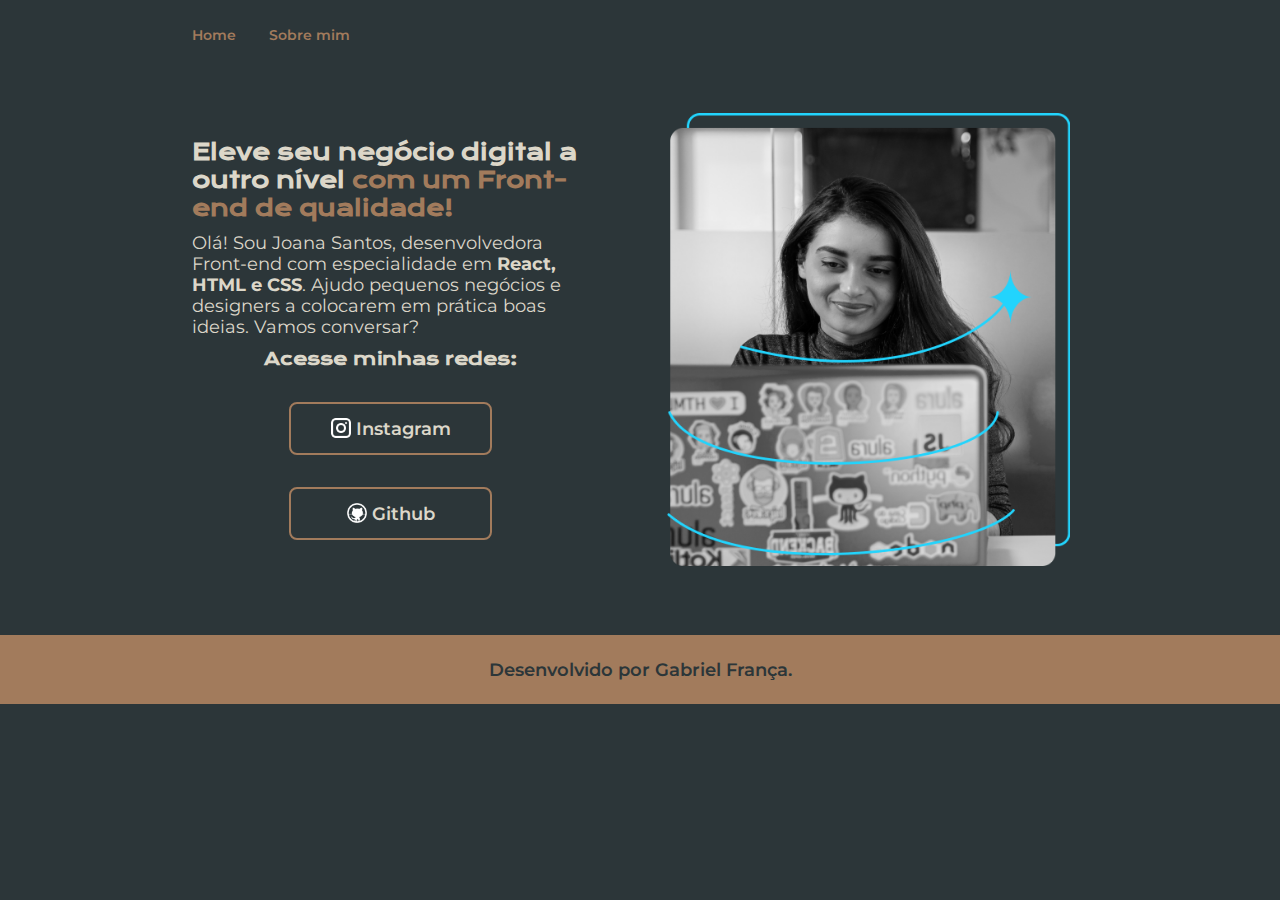
<file: index.html>
<!DOCTYPE html>
<html lang="pt-br">
<head>
    <link rel="stylesheet" href="./styles/style.css">
    <meta charset="UTF-8">
    <meta http-equiv="X-UA-Compatible" content="IE=edge">
    <meta name="viewport" content="width=device-width, initial-scale=1.0">
    <title>Portifolio</title>
</head>
<body>
    <header class="cabecalho">
        <nav class="cabecalho__menu">
            <a class="menu__link" href="index.html">Home</a>
            <a class="menu__link" href="about.html">Sobre mim</a>
        </nav>
    </header>
    <main class="apresentacao">
        <section class="apresentacao__conteudo">
            <h1>Eleve seu negócio digital a outro nível <strong class="titulo-destaque">com um Front-end de qualidade!</strong></h1>
            <p>Olá! Sou Joana Santos, desenvolvedora Front-end com especialidade em <strong>React, HTML e CSS</strong>. Ajudo 
                pequenos negócios e designers a colocarem em prática boas ideias. Vamos conversar?</p>
            <div class="buttons">
                <h2 class="apresentacao__links__subtitulo">Acesse minhas redes:</h2>
                <a class="buttons__link" href="https://instagram.com/saveasgabriel">
                    <img src="./assets/instagram.png" height ="20" width="20" />
                    Instagram
                </a>
                <a class="buttons__link" href="https://github.com/saveasgabriel">
                    <img src="./assets/github.png" height ="20" width="20" />
                    Github
                </a>
            </div>
        </section>
        <img class="apresentacao__capa" src="./assets/programadora.png" alt="Imagem aletória de pessoa programando">
    </main>
    <footer class="rodape">
        <p>Desenvolvido por Gabriel França.</p>
    </footer>
</body>
</html>
</file>
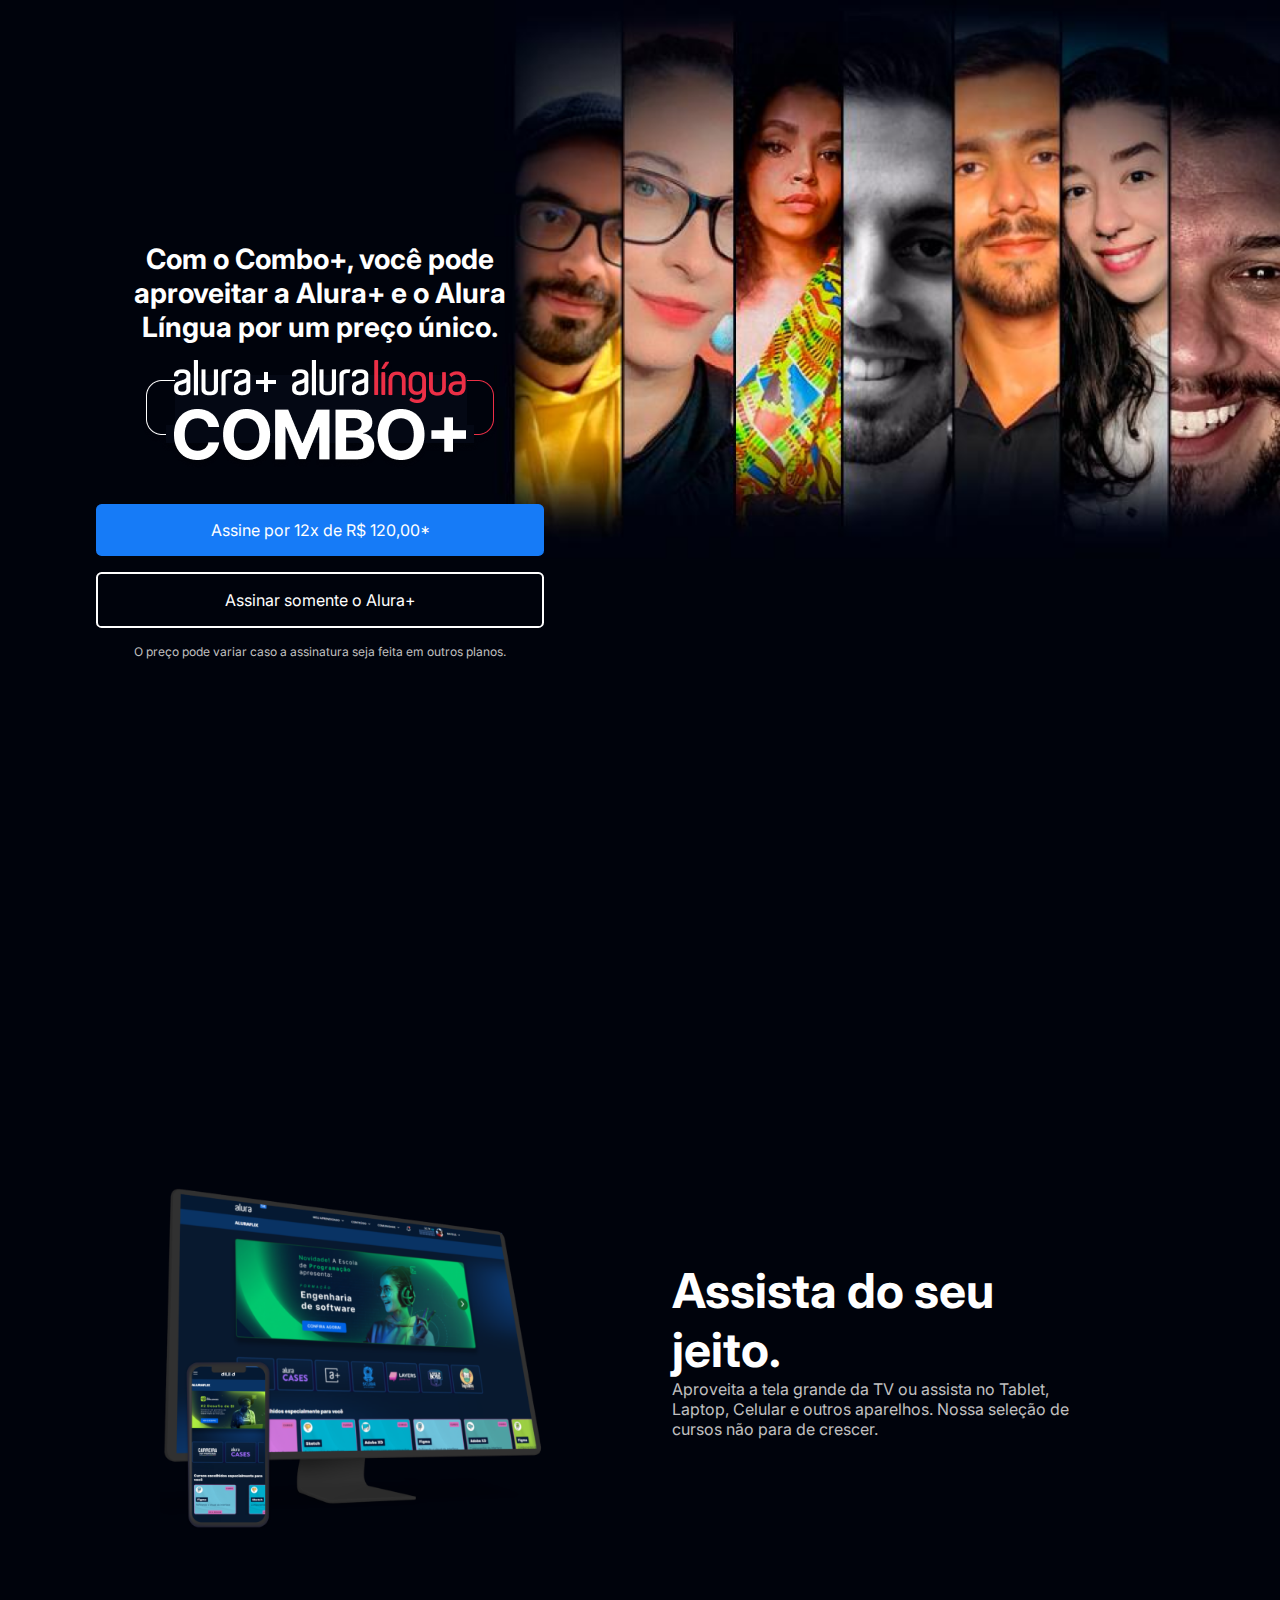
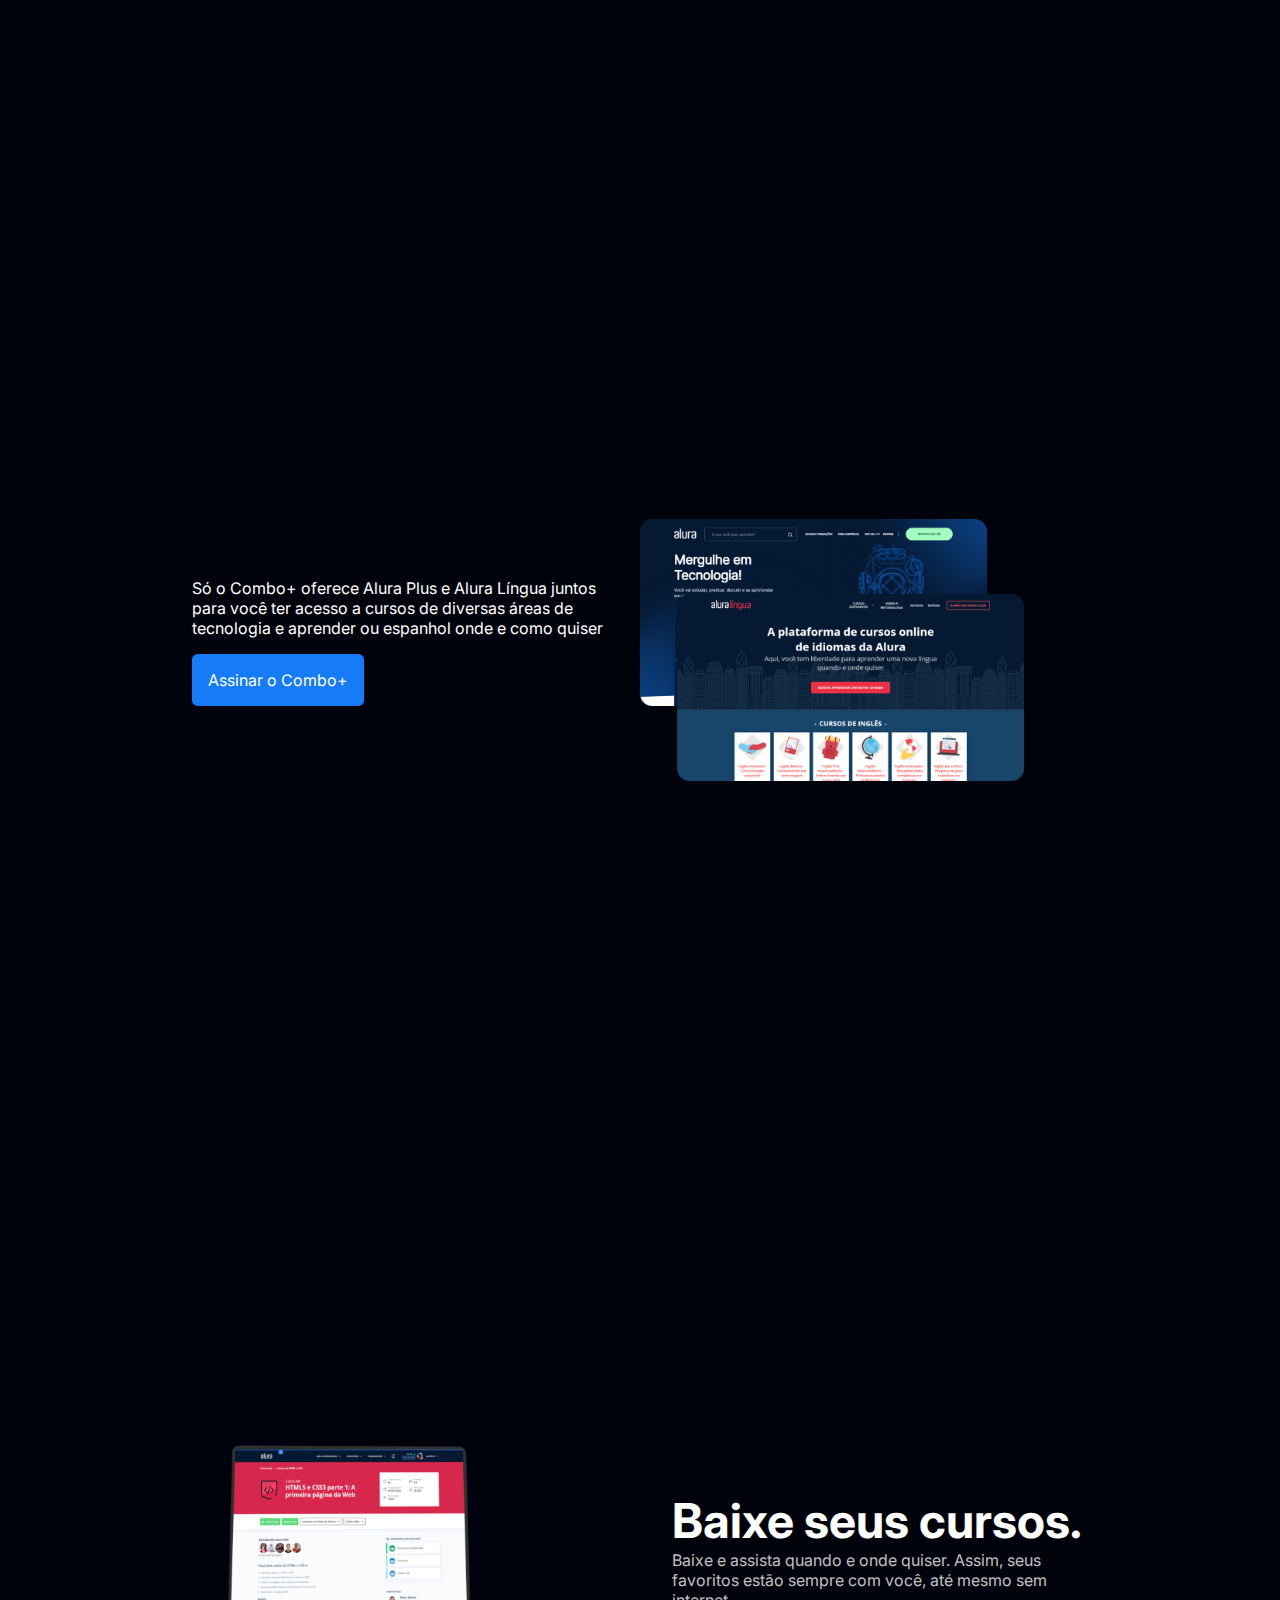
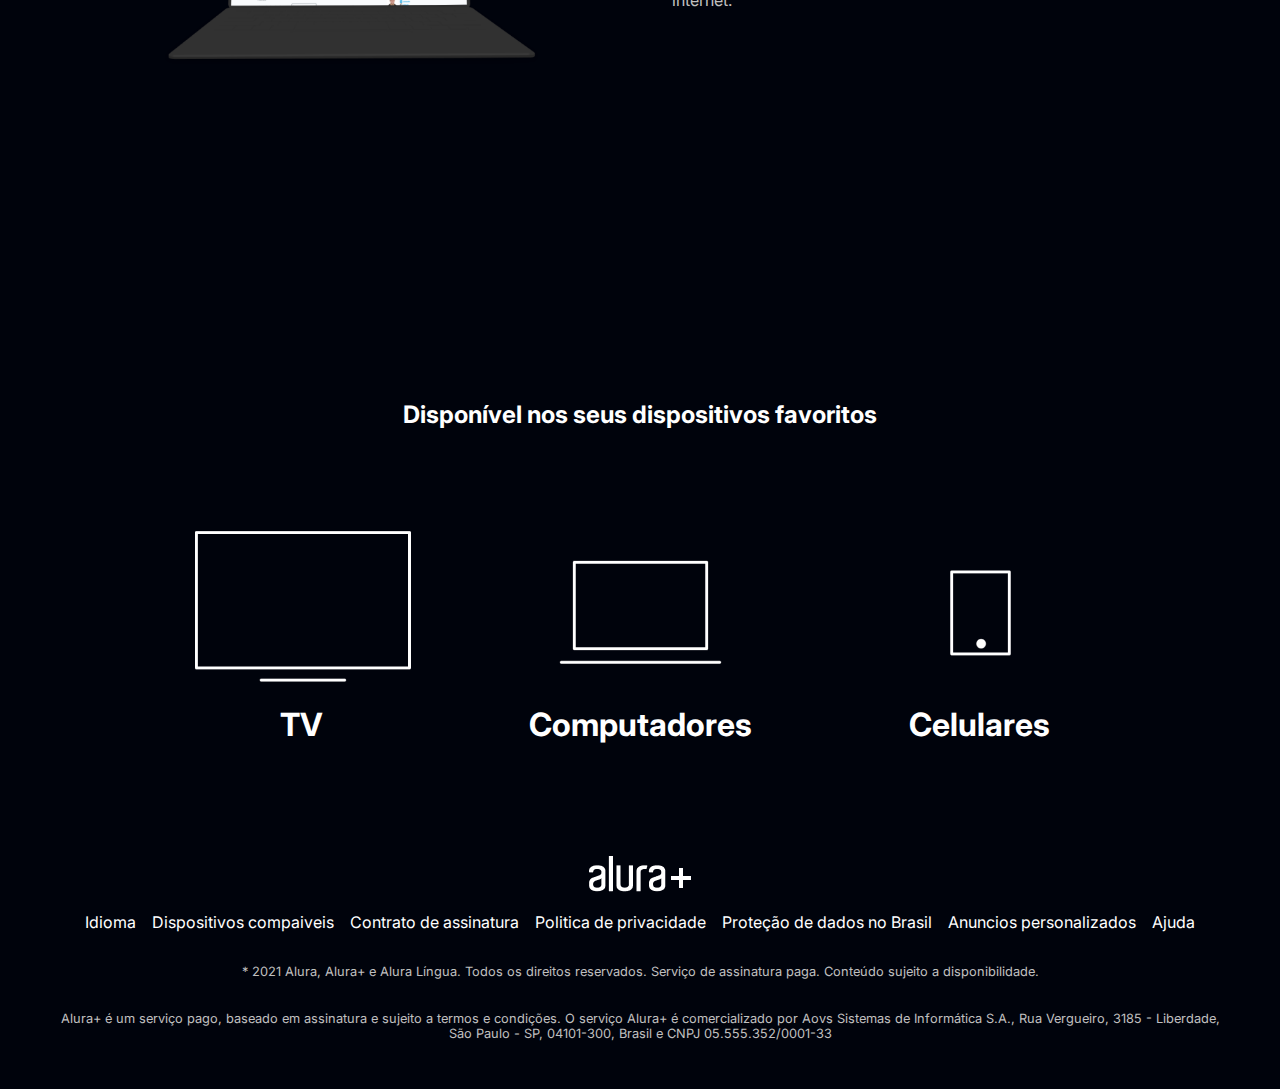
<file: projeto-2/index.html>
<!DOCTYPE html>
<html lang="pt-br">
<head>
    <meta charset="UTF-8">
    <meta http-equiv="X-UA-Compatible" content="IE=edge">
    <meta name="viewport" content="width=device-width, initial-scale=1.0">
    <link rel="stylesheet" href="./styles/style.css">
    <link rel="preconnect" href="https://fonts.googleapis.com">
    <link rel="preconnect" href="https://fonts.gstatic.com" crossorigin>
    <link href="https://fonts.googleapis.com/css2?family=Inter:wght@400;700&display=swap" rel="stylesheet">
    <title>Alura Plus</title>
</head>
<body>
    <section class="container principal">
        <div class="container__caixa">
            <h1 class="container__titulo">Com o Combo+, você pode aproveitar a Alura+ e o Alura Língua por um preço único.</h1>
            <img src="./img/Combo.png" alt="O combo+ mais é a junção do Alura mais com o Alura língua." class="container__imagem">
            <a href="www.alura.com.br" class="container__botao">Assine por 12x de R$ 120,00*</a>
            <a href="www.alura.com.br" class="container__botao botao__secundario">Assinar somente o Alura+</a>
            <p class="container__aviso">O preço pode variar caso a assinatura seja feita em outros planos.</p>
        </div> 
    </section>
    <section class="container secundario">
        <img src="./img/Plataformas.png" alt="Um monitor e um celular do alura plus Aberto" class="secundario__imagem"> 
        <div class="container__descricao">
            <h2 class="descricao__titulo">Assista do seu jeito.</h2>
            <p class="descricao__texto">Aproveita a tela grande da TV ou assista no Tablet, Laptop, 
                Celular e outros aparelhos. Nossa seleção de cursos não para de crescer.</p>
        </div>
    </section>
    <section class="container secundario">
        <div class="container__descricao">
            <p class="descricaco__texto">Só o Combo+ oferece Alura Plus e Alura Língua 
                juntos para você ter acesso a cursos de diversas áreas de tecnologia e aprender ou espanhol onde e como quiser</p>
            <a href="www.alura.com.br" class="container__botao secundario__botao">Assinar o Combo+</a>
        </div>
        <img src="./img/Telas.png" alt="Tela da Alura plus e do Alura Língua" class="secundario__imagem">
    </section>
    <section class="container secundario">
        <img src="./img/Notebook.png" alt="Um notbook" class="secundario__imagem"> 
        <div class="container__descricao">
            <h2 class="descricao__titulo">Baixe seus cursos.</h2>
            <p class="descricao__texto">Baixe e assista quando e onde quiser. Assim, seus favoritos estão sempre com você, 
                até mesmo sem internet.
            </p>
        </div>
    </section>
    <section class="dispositivos">
        <h2 class="dispositivos__titulo">Disponível nos seus dispositivos favoritos</h2>
        <ul class="dispositivos__lista">
            <li>
                <img src="./img/tv.png" alt="Icone de uma TV">
                <h3 class="dispositivos__item">TV</h3>
            </li>
            <li>
                <img src="./img/computador.png" alt="Icone de um computador">
                <h3 class="dispositivos__item">Computadores</h3>
            </li>
            <li>
                <img src="./img/celular.png" alt="Icone de um celular">
                <h3 class="dispositivos__item">Celulares</h3>
            </li>
        </ul>
    </section>
    <footer class="rodape">
        <img src="./img/Logo.png" alt="Imagem da logo da Alura">
        <ul class="rodape__lista">
            <li class="lista__link">
                <a class="lista__link" href="#">Idioma</a>
            </li>
            <li class="lista__link">
                <a class="lista__link" href="#">Dispositivos compaiveis</a>
            </li>
            <li class="lista__link">
                <a class="lista__link" href="#">Contrato de assinatura</a>
            </li>
            <li class="lista__link">
                <a class="lista__link" href="#">Politica de privacidade</a>
            </li>
            <li class="lista__link">
                <a class="lista__link" href="#">Proteção de dados no Brasil</a>
            </li>
            <li class="lista__link">
                <a class="lista__link" href="#">Anuncios personalizados</a>
            </li>
            <li class="lista__link">
                <a class="lista__link" href="#">Ajuda</a>
            </li>
        </ul>
        <p class="rodape__texto">* 2021 Alura, Alura+ e Alura Língua. Todos os direitos reservados. 
            Serviço de assinatura paga. Conteúdo sujeito a disponibilidade.</p>
        <p class="rodape__texto">Alura+ é um serviço pago, baseado em assinatura e sujeito a termos e condições. 
            O serviço Alura+ é comercializado por Aovs Sistemas de Informática S.A., Rua Vergueiro, 
            3185 - Liberdade, São Paulo - SP, 04101-300, Brasil e CNPJ 05.555.352/0001-33
        </p>
    </footer>
    
</body>
</html>
</file>
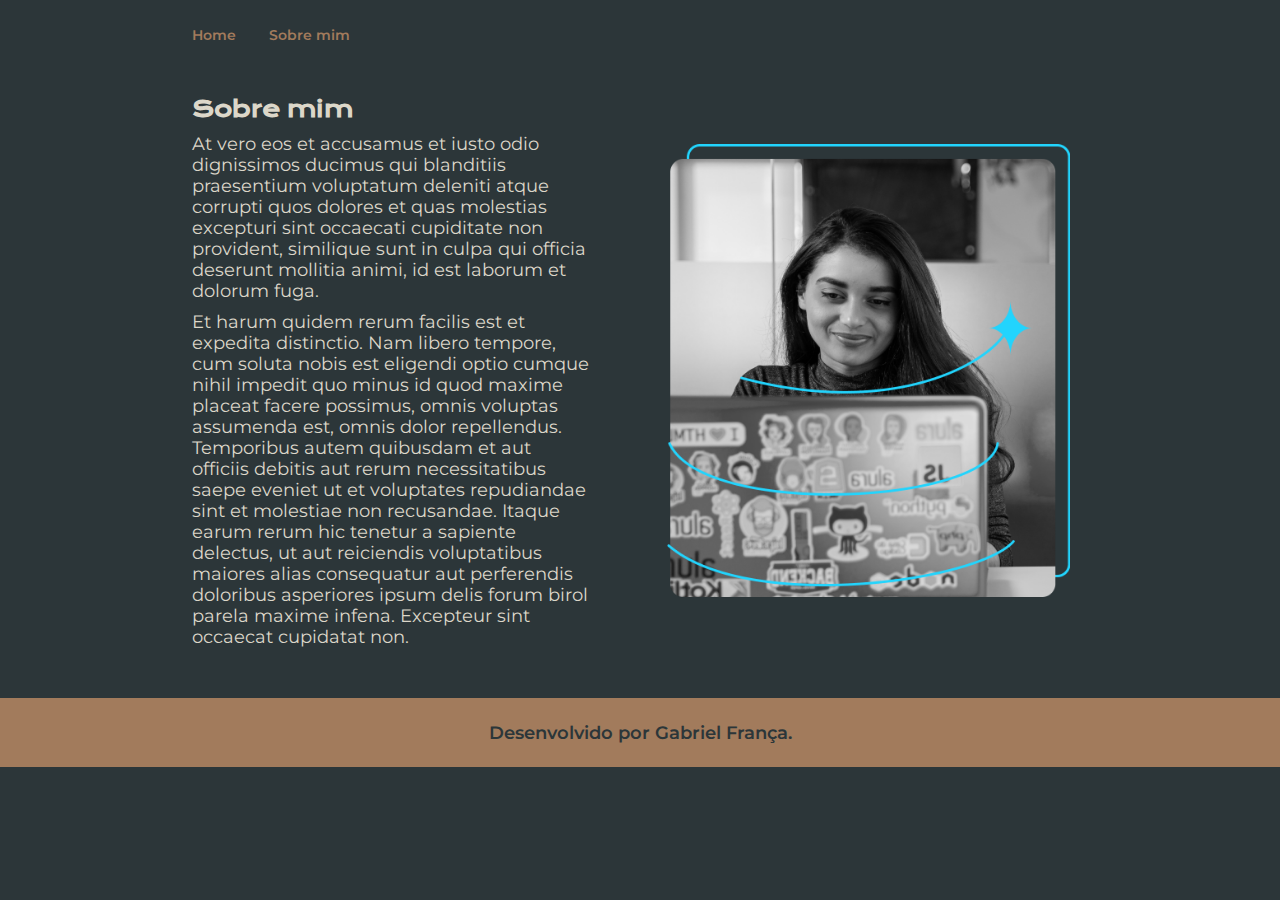
<file: about.html>
<!DOCTYPE html>
<html lang="pt-br">
<head>
    <link rel="stylesheet" href="./styles/style.css">
    <meta charset="UTF-8">
    <meta http-equiv="X-UA-Compatible" content="IE=edge">
    <meta name="viewport" content="width=device-width, initial-scale=1.0">
    <title>Sobre mim</title>
</head>
<body>
    <header class="cabecalho">
        <nav class="cabecalho__menu">
            <a class="menu__link" href="index.html">Home</a>
            <a class="menu__link" href="about.html">Sobre mim</a>
        </nav>
    </header>
    <main class="apresentacao">
        <section class="apresentacao__conteudo">
            <h1>Sobre mim</h1>
            <p>At vero eos et accusamus et iusto odio dignissimos ducimus qui blanditiis praesentium 
                voluptatum deleniti atque corrupti quos dolores et quas molestias excepturi sint 
                occaecati cupiditate non provident, similique sunt in culpa qui officia deserunt 
                mollitia animi, id est laborum et dolorum fuga.
            </p>
            <p>Et harum quidem rerum facilis est et expedita distinctio. Nam libero tempore, 
                cum soluta nobis est eligendi optio cumque nihil impedit quo minus id quod 
                maxime placeat facere possimus, omnis voluptas assumenda est, omnis dolor 
                repellendus. Temporibus autem quibusdam et aut officiis debitis aut rerum 
                necessitatibus saepe eveniet ut et voluptates repudiandae sint et molestiae 
                non recusandae. Itaque earum rerum hic tenetur a sapiente delectus, 
                ut aut reiciendis voluptatibus maiores alias consequatur aut perferendis 
                doloribus asperiores ipsum delis forum birol parela maxime infena. Excepteur 
                sint occaecat cupidatat non.
            </p>
        </section>
        <img class="apresentacao__capa" src="./assets/programadora.png" alt="Imagem aletória de pessoa programando">
    </main>
    <footer class="rodape">
        <p>Desenvolvido por Gabriel França.</p>
    </footer>
</body>
</html>
</file>
<file: styles/style.css>
@import url('https://fonts.googleapis.com/css2?family=Krona+One&family=Montserrat&display=swap');


:root {
    --cor-primaria:#2C3639;
    --cor-secundaria:#DCD7C9;
    --cor-terciaria:#A27B5C;
    --cor-efeito-hover:#3F4E4F;

    --font-primaria: 'Krona One', sans-serif;
    --font-secundaria: 'Montserrat', sans-serif;
}

* {
    margin: 0;
    padding: 0;
}

body{
    box-sizing: border-box;
    background-color: var(--cor-primaria);
    color: var(--cor-secundaria);
}

.titulo-destaque {
    color: var(--cor-terciaria);
}

.cabecalho {
    padding: 2% 0% 0% 15%;
}

.cabecalho__menu {
    display: flex;
    gap: 3%;
}

.menu__link {
    font-family: var(--font-secundaria);
    font-size: 0.9rem;
    font-weight: 600;
    color: var(--cor-terciaria);
    text-decoration: none;
}

.apresentacao {
    padding: 4% 15%;
    display: flex;
    align-items: center;
    justify-content: space-between;
    gap: 60px;
}

.apresentacao__capa {
    padding: 2%;
    width: 45%;
 
}

.apresentacao__conteudo {
    width: 50%;
    display: flex;
    flex-direction: column;
    gap: 10px;
}

h1 {
    font-size: 1.4rem;
    font-family: var(--font-primaria);
}

p {
    font-size: 1.1rem;
    font-family: var(--font-secundaria);
}

.buttons {
    display: flex;
    flex-direction: column;
    align-items: center;
    justify-content: space-between;
    gap: 32px;
}

.apresentacao__links__subtitulo {
    font-weight: 600;
    font-family: var(--font-primaria);
    font-size: 1.1rem;
}

.buttons__link {
    display: flex;
    justify-content: center;
    gap: 5px;
    border: 2px solid var(--cor-terciaria);
    color: var(--cor-secundaria);
    width: 50%;
    text-align: center;
    border-radius: 8px;
    text-decoration: none;
    font-weight: 600;
    font-size: 1.1rem;
    padding: 14px 0px;
    font-family: var(--font-secundaria);
}

.buttons__link:hover {
    background-color: var(--cor-efeito-hover);
}

.rodape {
    padding: 24px;
    color: var(--cor-primaria);
    background-color: var(--cor-terciaria);
    text-align: center;
    font-family: var(--font-secundaria);
    font-weight: 600;
}

@media (max-width: 1200px){
    .apresentacao {
        flex-direction: column-reverse;
        padding: 5%;
    }

    .apresentacao__conteudo {
        width: auto;
    }

    .cabecalho {
        padding: 5%;
    }
    
    .cabecalho__menu {
        justify-content: center;
    }
}
</file>
<file: projeto-2/styles/style.css>
:root {
    --branco-principal: #FFFFFF;
    --cinza-secundario: #C0C0C0;
    --botao-azul: #167BF7;
    --cor-de-fundo: #00030C;
    --font-principal: 'Inter', sans-serif;
    --botao-azul-efeito: #3c92fa;
}

body {
    background-color: var(--cor-de-fundo);
    color: var(--branco-principal);
    font-family: var(--font-principal);
    font-size: 1rem;
    font-weight: 25rem;
}

* {
    margin: 0;
    padding: 0;
}

.principal {
    background-image: url("../img/Background.png");
    background-repeat: no-repeat;
    background-size: contain;
    align-items: center;
    text-align: center;
}

.container {
    height: 100vh;
    display: grid;
    grid-template-columns: 50% 50%;
}

.container__botao {
    background-color: var(--botao-azul);
    border-radius: 0.35rem;
    padding: 1em;
    color: var(--branco-principal);
    display: block;
    text-decoration: none;
    margin-bottom: 1em;
}

.botao__secundario {
    background-color: transparent;
    border: 0.125rem solid var(--branco-principal);
    
}

.container__aviso {
    font-size: 0.75rem;
    color: var(--cinza-secundario);
}

.container__titulo {
    font-size: 1.75rem;
    font-weight: 700;
}

.container__imagem {
    margin: 1em 0 2em 0;
}

.container__caixa {
    margin: 0 6em;
}

.secundario__imagem {
    width: 80%;
}

.secundario {
    align-items: center;
    margin: 0 10em;
}

.descricao__titulo {
    font-weight: 700;
    font-size: 3rem;
    color: var(--branco-principal);
    
}

.descricao__texto {
    color: var(--cinza-secundario);
}

.secundario__botao {
    display: inline-block;
    margin-top: 1em;
}

.container__descricao {
    padding: 2em;
}

.dispositivos {
    text-align: center;
}

.dispositivos__lista {
    display: flex;
    justify-content: center;
    list-style-type: none;
    margin: 5em 0;
}

.dispositivos__item {
    font-size: 2rem;
    color: var(--branco-principal);
}


.rodape {
    text-align: center;
    padding: 2rem;
}

.rodape__lista {
    display: flex;
    flex-direction: row;
    justify-content: center;
    gap: 1rem;
    padding: 1em;
}

.lista__link{
    list-style-type: none;
    text-decoration-color: none;
    text-decoration: none;
    color: var(--branco-principal);
}

.lista__link:hover{
    color: var(--botao-azul);
}

.lista__link:active{
    color: var(--cinza-secundario);
}

.rodape__texto {
    color: var(--cinza-secundario);
    padding: 1rem;
    font-size: 0.8rem;
}

.container__botao:hover{
    background-color: var(--botao-azul-efeito);
    color: var(--cor-de-fundo);
}
</file>
